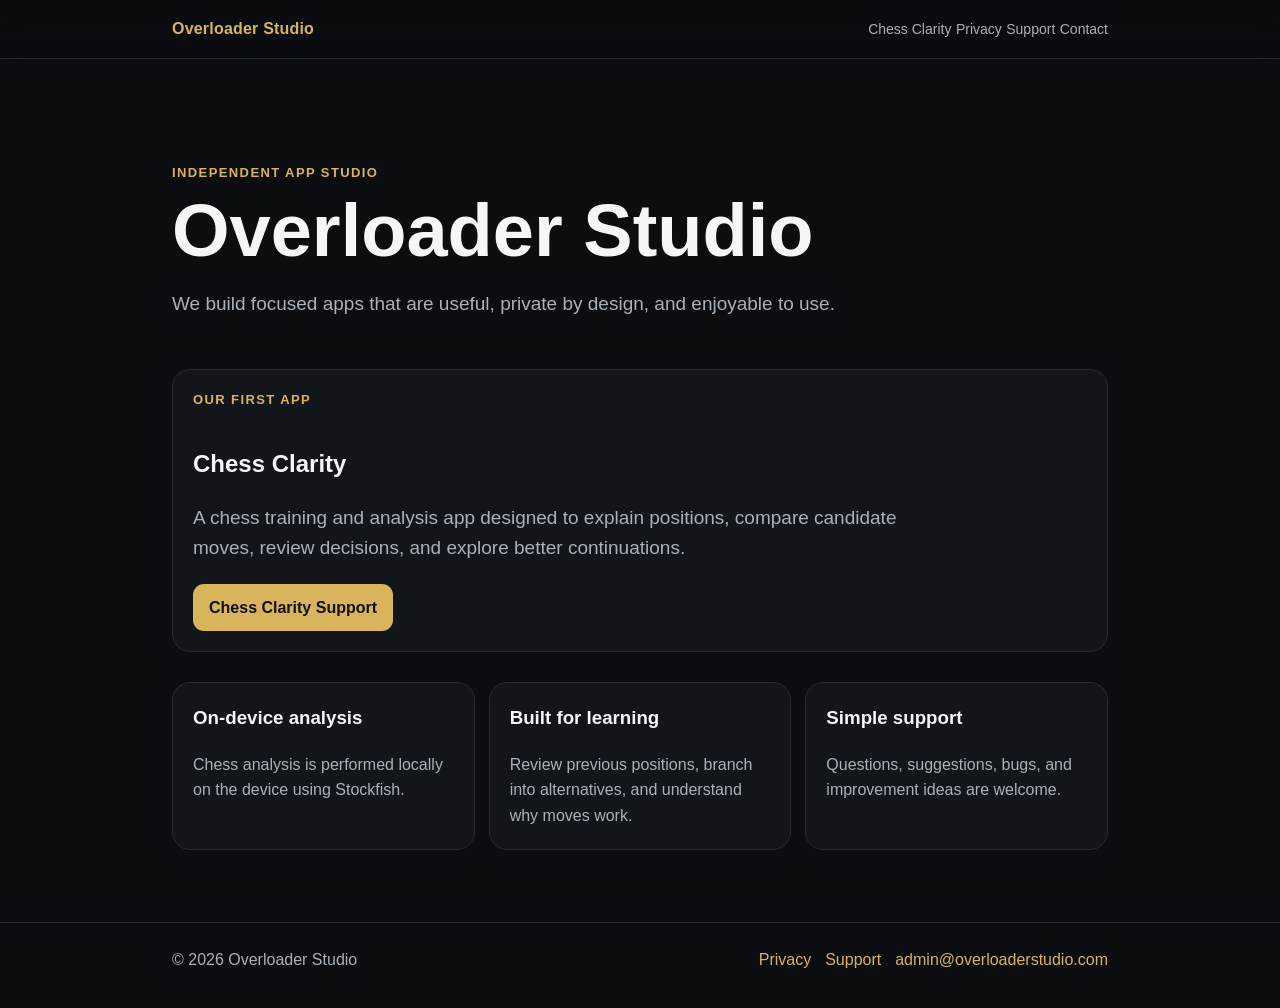
<file: index.html>
<!doctype html>
<html lang="en">
<head>
<meta charset="utf-8">
<meta name="viewport" content="width=device-width,initial-scale=1">
<title>Overloader Studio</title>
<meta name="description" content="Overloader Studio builds focused apps with thoughtful design.">
<link rel="stylesheet" href="/styles.css">
</head>
<body>
<header>
  <div class="nav">
    <div class="brand"><a href="/">Overloader Studio</a></div>
    <nav>
      <a href="/#chess-clarity">Chess Clarity</a>
      <a href="/privacy/">Privacy</a>
      <a href="/support/">Support</a>
      <a href="/contact/">Contact</a>
    </nav>
  </div>
</header>
<main>
  <section class="hero">
    <div class="eyebrow">Independent app studio</div>
    <h1>Overloader Studio</h1>
    <p class="lead">We build focused apps that are useful, private by design, and enjoyable to use.</p>
  </section>

  <section id="chess-clarity" class="card">
    <div class="eyebrow">Our first app</div>
    <h2>Chess Clarity</h2>
    <p class="lead">A chess training and analysis app designed to explain positions, compare candidate moves, review decisions, and explore better continuations.</p>
    <a class="button" href="/support/">Chess Clarity Support</a>
  </section>

  <div class="grid">
    <div class="card">
      <h3>On-device analysis</h3>
      <p>Chess analysis is performed locally on the device using Stockfish.</p>
    </div>
    <div class="card">
      <h3>Built for learning</h3>
      <p>Review previous positions, branch into alternatives, and understand why moves work.</p>
    </div>
    <div class="card">
      <h3>Simple support</h3>
      <p>Questions, suggestions, bugs, and improvement ideas are welcome.</p>
    </div>
  </div>
</main>
<footer>
  <div class="footer-inner">
    <span>© 2026 Overloader Studio</span>
    <a href="/privacy/">Privacy</a>
    <a href="/support/">Support</a>
    <a href="mailto:admin@overloaderstudio.com">admin@overloaderstudio.com</a>
  </div>
</footer>
</body>
</html>
</file>
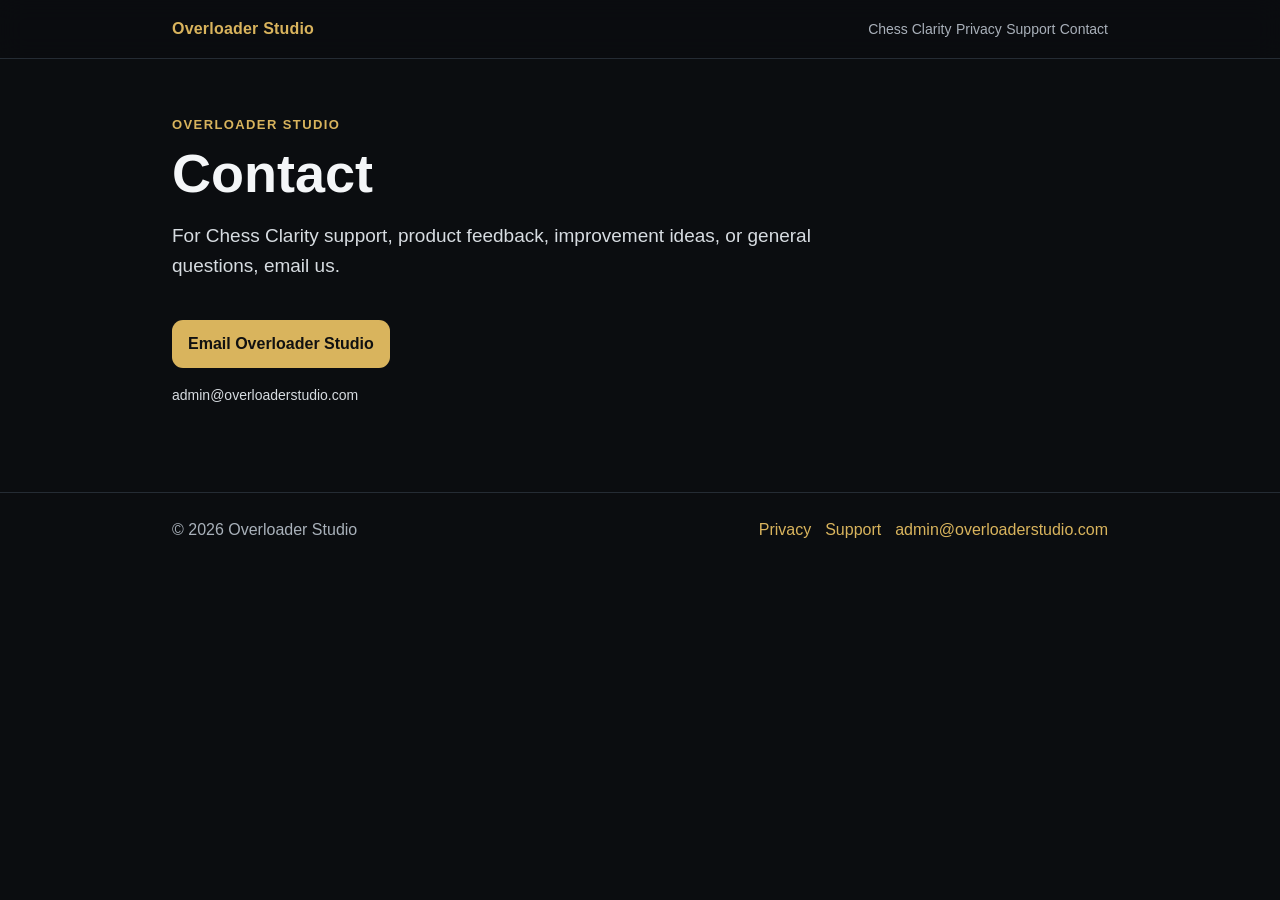
<file: contact/index.html>
<!doctype html>
<html lang="en">
<head>
<meta charset="utf-8">
<meta name="viewport" content="width=device-width,initial-scale=1">
<title>Contact — Overloader Studio</title>
<meta name="description" content="Contact Overloader Studio.">
<link rel="stylesheet" href="/styles.css">
</head>
<body>
<header>
  <div class="nav">
    <div class="brand"><a href="/">Overloader Studio</a></div>
    <nav>
      <a href="/#chess-clarity">Chess Clarity</a>
      <a href="/privacy/">Privacy</a>
      <a href="/support/">Support</a>
      <a href="/contact/">Contact</a>
    </nav>
  </div>
</header>
<main>
  <div class="prose">
    <div class="eyebrow">Overloader Studio</div>
    <h1 class="page-title">Contact</h1>
    <p class="lead">For Chess Clarity support, product feedback, improvement ideas, or general questions, email us.</p>
    <p><a class="button" href="mailto:admin@overloaderstudio.com?subject=Overloader%20Studio%20Contact">Email Overloader Studio</a></p>
    <p class="meta">admin@overloaderstudio.com</p>
  </div>
</main>
<footer>
  <div class="footer-inner">
    <span>© 2026 Overloader Studio</span>
    <a href="/privacy/">Privacy</a>
    <a href="/support/">Support</a>
    <a href="mailto:admin@overloaderstudio.com">admin@overloaderstudio.com</a>
  </div>
</footer>
</body>
</html>
</file>
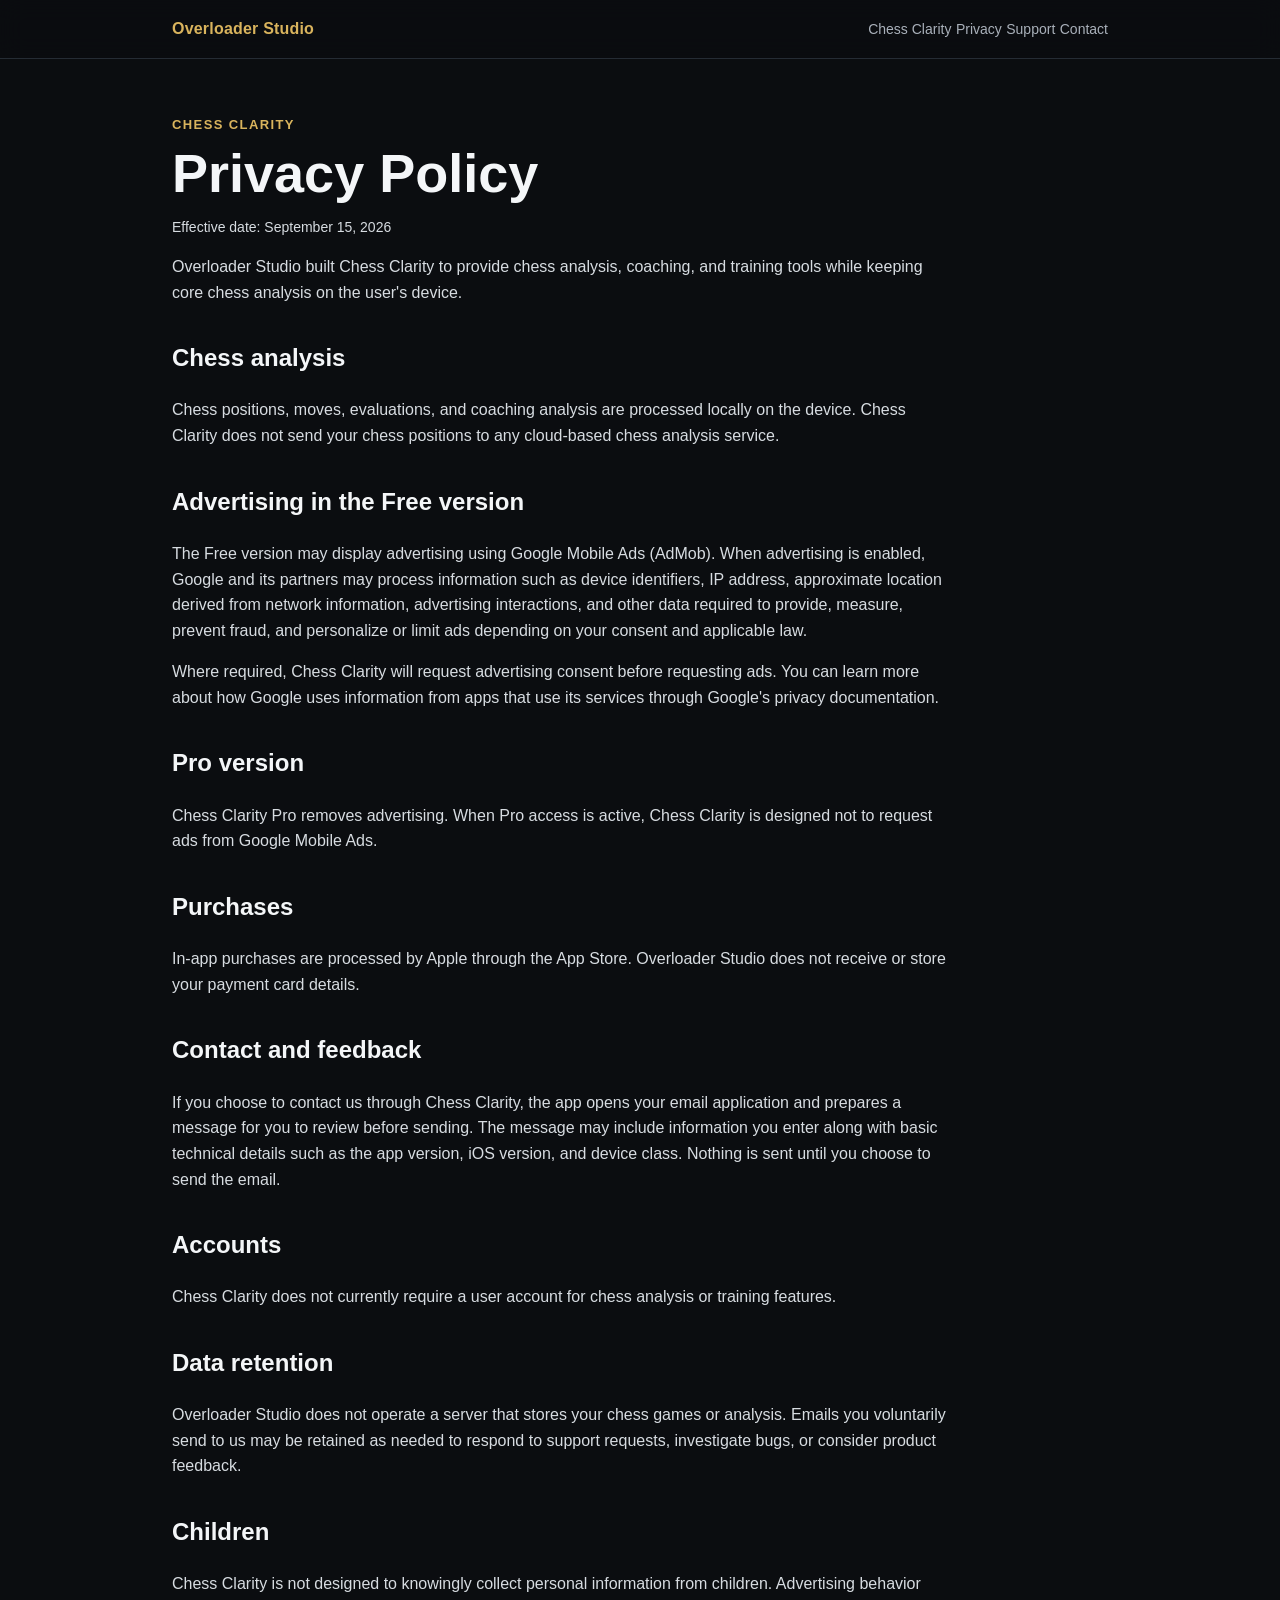
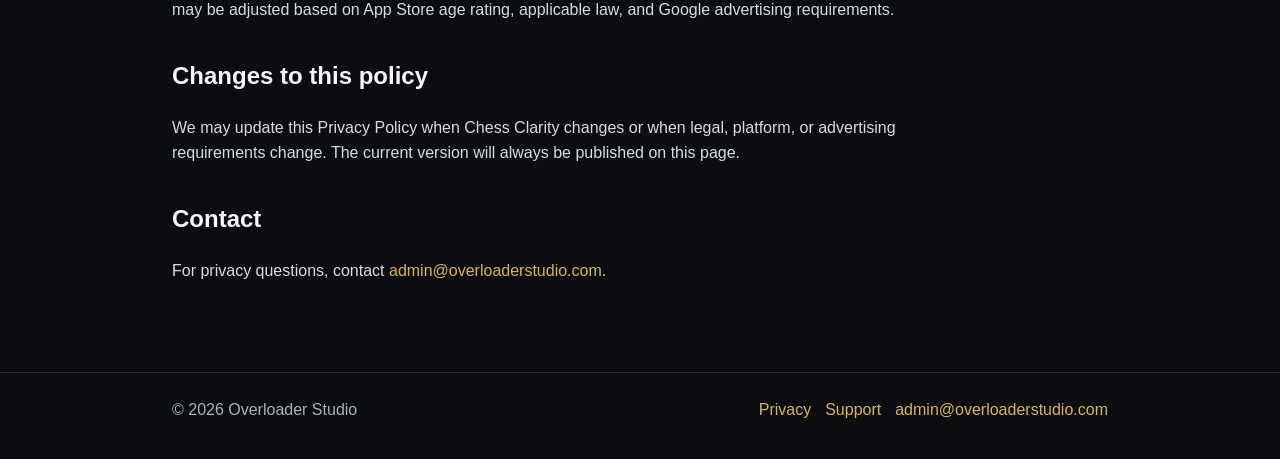
<file: privacy/index.html>
<!doctype html>
<html lang="en">
<head>
<meta charset="utf-8">
<meta name="viewport" content="width=device-width,initial-scale=1">
<title>Privacy Policy — Chess Clarity</title>
<meta name="description" content="Privacy Policy for Chess Clarity by Overloader Studio.">
<link rel="stylesheet" href="/styles.css">
</head>
<body>
<header>
  <div class="nav">
    <div class="brand"><a href="/">Overloader Studio</a></div>
    <nav>
      <a href="/#chess-clarity">Chess Clarity</a>
      <a href="/privacy/">Privacy</a>
      <a href="/support/">Support</a>
      <a href="/contact/">Contact</a>
    </nav>
  </div>
</header>
<main>
  <div class="prose">
    <div class="eyebrow">Chess Clarity</div>
    <h1 class="page-title">Privacy Policy</h1>
    <p class="meta">Effective date: September 15, 2026</p>

    <p>Overloader Studio built Chess Clarity to provide chess analysis, coaching, and training tools while keeping core chess analysis on the user's device.</p>

    <h2>Chess analysis</h2>
    <p>Chess positions, moves, evaluations, and coaching analysis are processed locally on the device. Chess Clarity does not send your chess positions to any cloud-based chess analysis service.</p>

    <h2>Advertising in the Free version</h2>
    <p>The Free version may display advertising using Google Mobile Ads (AdMob). When advertising is enabled, Google and its partners may process information such as device identifiers, IP address, approximate location derived from network information, advertising interactions, and other data required to provide, measure, prevent fraud, and personalize or limit ads depending on your consent and applicable law.</p>

    <p>Where required, Chess Clarity will request advertising consent before requesting ads. You can learn more about how Google uses information from apps that use its services through Google's privacy documentation.</p>

    <h2>Pro version</h2>
    <p>Chess Clarity Pro removes advertising. When Pro access is active, Chess Clarity is designed not to request ads from Google Mobile Ads.</p>

    <h2>Purchases</h2>
    <p>In-app purchases are processed by Apple through the App Store. Overloader Studio does not receive or store your payment card details.</p>

    <h2>Contact and feedback</h2>
    <p>If you choose to contact us through Chess Clarity, the app opens your email application and prepares a message for you to review before sending. The message may include information you enter along with basic technical details such as the app version, iOS version, and device class. Nothing is sent until you choose to send the email.</p>

    <h2>Accounts</h2>
    <p>Chess Clarity does not currently require a user account for chess analysis or training features.</p>

    <h2>Data retention</h2>
    <p>Overloader Studio does not operate a server that stores your chess games or analysis. Emails you voluntarily send to us may be retained as needed to respond to support requests, investigate bugs, or consider product feedback.</p>

    <h2>Children</h2>
    <p>Chess Clarity is not designed to knowingly collect personal information from children. Advertising behavior may be adjusted based on App Store age rating, applicable law, and Google advertising requirements.</p>

    <h2>Changes to this policy</h2>
    <p>We may update this Privacy Policy when Chess Clarity changes or when legal, platform, or advertising requirements change. The current version will always be published on this page.</p>

    <h2>Contact</h2>
    <p>For privacy questions, contact <a href="mailto:admin@overloaderstudio.com">admin@overloaderstudio.com</a>.</p>

    
  </div>
</main>
<footer>
  <div class="footer-inner">
    <span>© 2026 Overloader Studio</span>
    <a href="/privacy/">Privacy</a>
    <a href="/support/">Support</a>
    <a href="mailto:admin@overloaderstudio.com">admin@overloaderstudio.com</a>
  </div>
</footer>
</body>
</html>
</file>
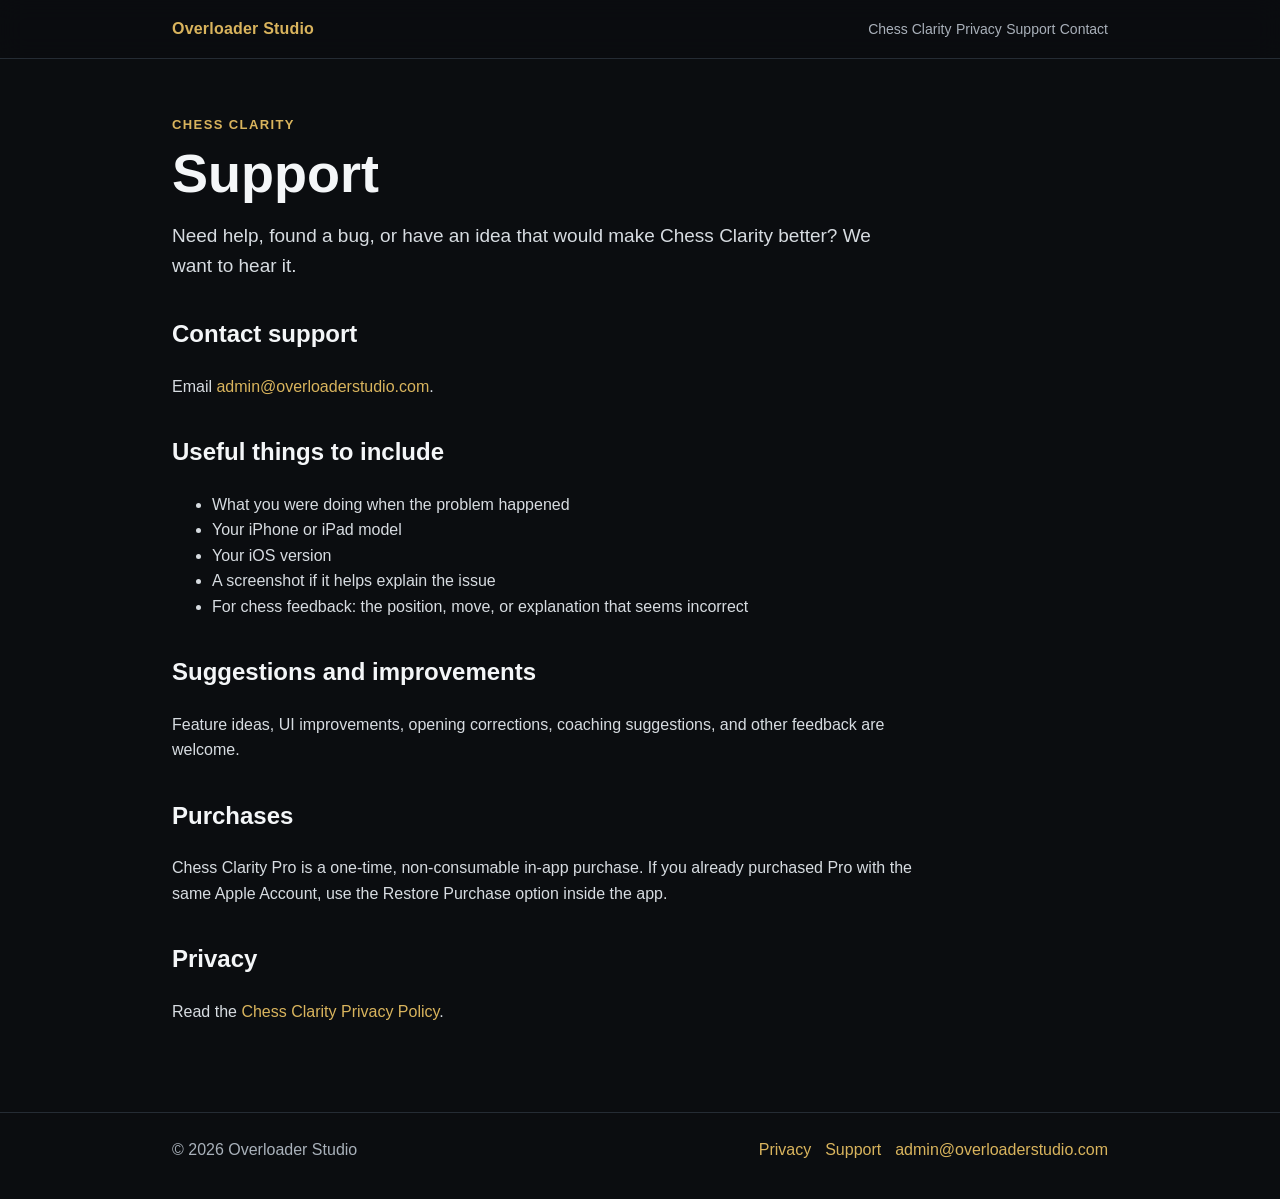
<file: support/index.html>
<!doctype html>
<html lang="en">
<head>
<meta charset="utf-8">
<meta name="viewport" content="width=device-width,initial-scale=1">
<title>Support — Chess Clarity</title>
<meta name="description" content="Support for Chess Clarity by Overloader Studio.">
<link rel="stylesheet" href="/styles.css">
</head>
<body>
<header>
  <div class="nav">
    <div class="brand"><a href="/">Overloader Studio</a></div>
    <nav>
      <a href="/#chess-clarity">Chess Clarity</a>
      <a href="/privacy/">Privacy</a>
      <a href="/support/">Support</a>
      <a href="/contact/">Contact</a>
    </nav>
  </div>
</header>
<main>
  <div class="prose">
    <div class="eyebrow">Chess Clarity</div>
    <h1 class="page-title">Support</h1>
    <p class="lead">Need help, found a bug, or have an idea that would make Chess Clarity better? We want to hear it.</p>

    <h2>Contact support</h2>
    <p>Email <a href="mailto:admin@overloaderstudio.com?subject=Chess%20Clarity%20Support">admin@overloaderstudio.com</a>.</p>

    <h2>Useful things to include</h2>
    <ul>
      <li>What you were doing when the problem happened</li>
      <li>Your iPhone or iPad model</li>
      <li>Your iOS version</li>
      <li>A screenshot if it helps explain the issue</li>
      <li>For chess feedback: the position, move, or explanation that seems incorrect</li>
    </ul>

    <h2>Suggestions and improvements</h2>
    <p>Feature ideas, UI improvements, opening corrections, coaching suggestions, and other feedback are welcome.</p>

    <h2>Purchases</h2>
    <p>Chess Clarity Pro is a one-time, non-consumable in-app purchase. If you already purchased Pro with the same Apple Account, use the Restore Purchase option inside the app.</p>

    <h2>Privacy</h2>
    <p>Read the <a href="/privacy/">Chess Clarity Privacy Policy</a>.</p>
  </div>
</main>
<footer>
  <div class="footer-inner">
    <span>© 2026 Overloader Studio</span>
    <a href="/privacy/">Privacy</a>
    <a href="/support/">Support</a>
    <a href="mailto:admin@overloaderstudio.com">admin@overloaderstudio.com</a>
  </div>
</footer>
</body>
</html>
</file>
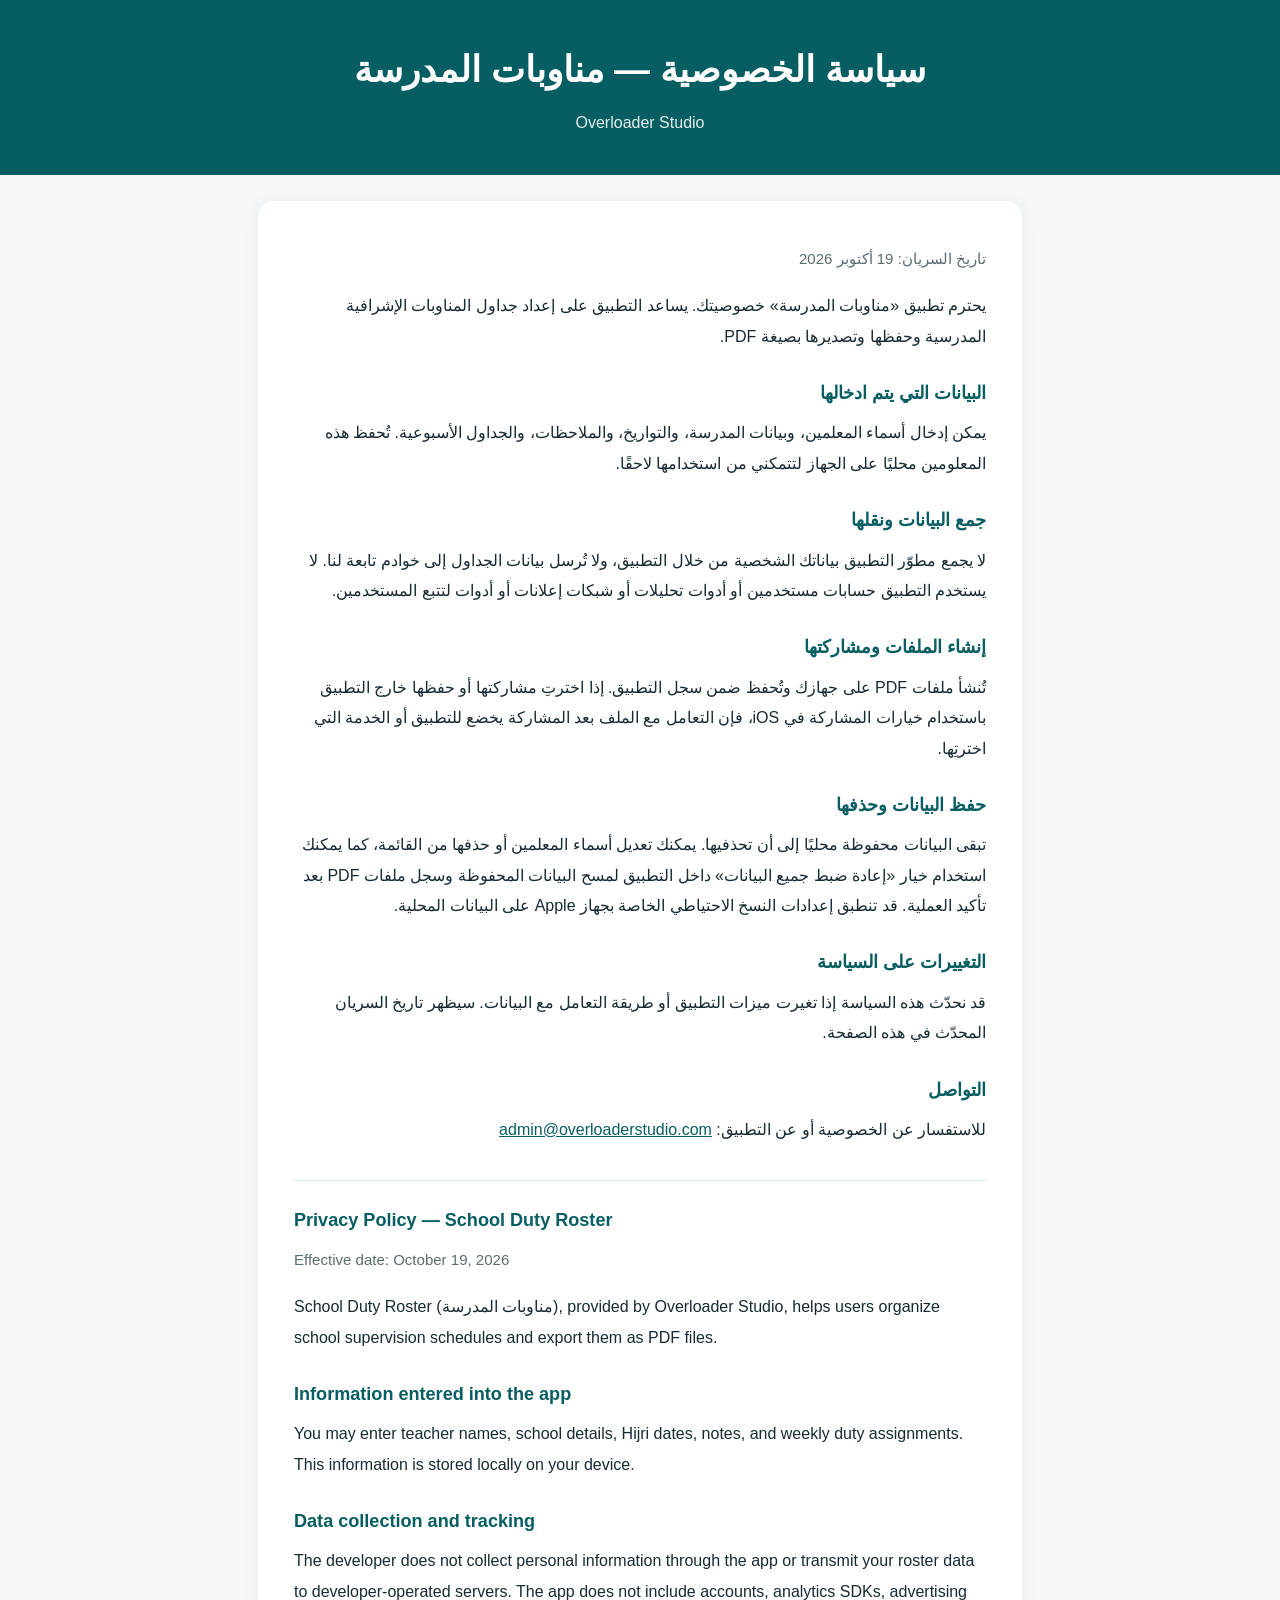
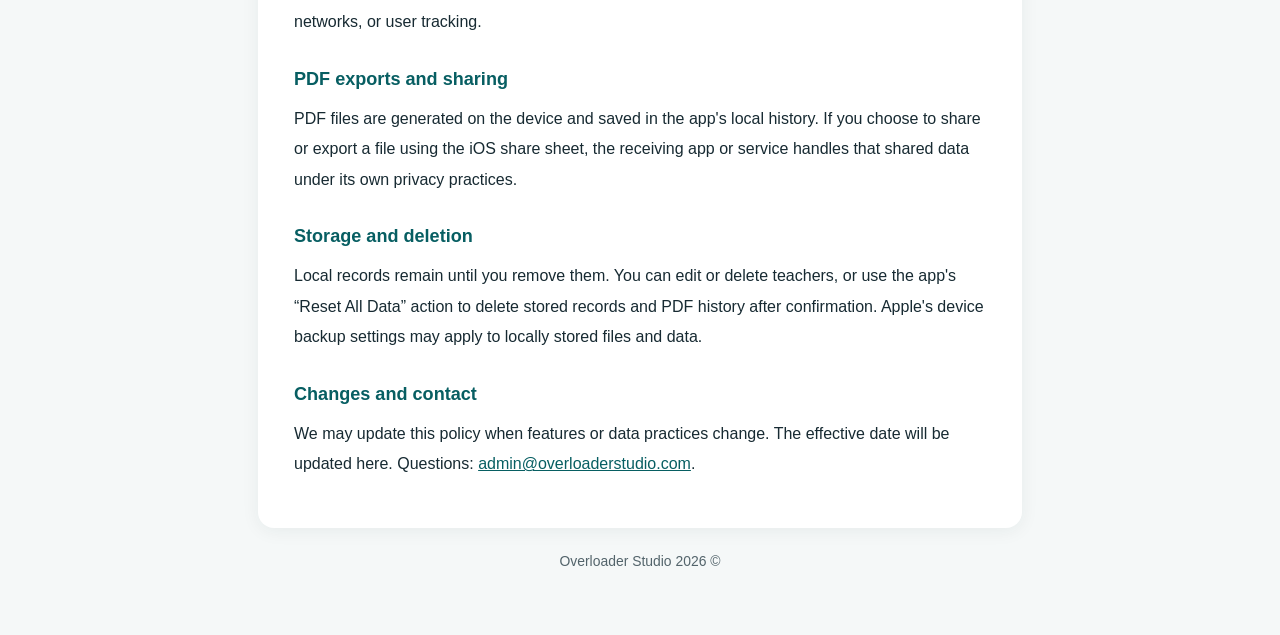
<file: dutyroster-privacy.html>
<!doctype html>
<html lang="ar" dir="rtl">
<head>
  <meta charset="utf-8">
  <meta name="viewport" content="width=device-width, initial-scale=1">
  <meta name="color-scheme" content="light">
  <meta name="description" content="سياسة الخصوصية لتطبيق مناوبات المدرسة - Overloader Studio">
  <title>سياسة الخصوصية | مناوبات المدرسة</title>
  <style>
    :root { font-family: -apple-system, BlinkMacSystemFont, "Segoe UI", Tahoma, sans-serif; color: #172a32; background: #f5f8f8; }
    * { box-sizing: border-box; }
    body { margin: 0; line-height: 1.9; }
    header { background: #075e62; color: white; padding: 36px 20px; text-align: center; }
    header h1 { font-size: clamp(1.7rem, 4vw, 2.25rem); margin: 0 0 4px; }
    header p { margin: 0; opacity: .9; }
    main { max-width: 800px; margin: 26px auto; padding: 0 18px 35px; }
    article { background: white; border-radius: 16px; padding: clamp(20px, 4vw, 36px); box-shadow: 0 3px 18px #112d3010; }
    h2 { font-size: 1.13rem; color: #075e62; margin: 24px 0 4px; }
    h2:first-child { margin-top: 0; }
    p { margin: 8px 0 12px; }
    a { color: #075e62; overflow-wrap: anywhere; }
    .meta { font-size: .94rem; color: #5a6c70; margin-bottom: 18px; }
    .english { direction: ltr; text-align: left; border-top: 1px solid #dbe6e6; margin-top: 35px; padding-top: 22px; }
    footer { text-align: center; font-size: .87rem; color: #53646b; margin-top: 20px; }
  </style>
</head>
<body>
  <header>
    <h1>سياسة الخصوصية — مناوبات المدرسة</h1>
    <p>Overloader Studio</p>
  </header>
  <main>
    <article>
      <p class="meta">تاريخ السريان: 19 أكتوبر 2026</p>
      <p>يحترم تطبيق «مناوبات المدرسة» خصوصيتك. يساعد التطبيق على إعداد جداول المناوبات الإشرافية المدرسية وحفظها وتصديرها بصيغة PDF.</p>

      <h2>البيانات التي يتم ادخالها</h2>
      <p>يمكن إدخال أسماء المعلمين، وبيانات المدرسة، والتواريخ، والملاحظات، والجداول الأسبوعية. تُحفظ هذه المعلومين محليًا على الجهاز لتتمكني من استخدامها لاحقًا.</p>

      <h2>جمع البيانات ونقلها</h2>
      <p>لا يجمع مطوّر التطبيق بياناتك الشخصية من خلال التطبيق، ولا تُرسل بيانات الجداول إلى خوادم تابعة لنا. لا يستخدم التطبيق حسابات مستخدمين أو أدوات تحليلات أو شبكات إعلانات أو أدوات لتتبع المستخدمين.</p>

      <h2>إنشاء الملفات ومشاركتها</h2>
      <p>تُنشأ ملفات PDF على جهازك وتُحفظ ضمن سجل التطبيق. إذا اخترتِ مشاركتها أو حفظها خارج التطبيق باستخدام خيارات المشاركة في iOS، فإن التعامل مع الملف بعد المشاركة يخضع للتطبيق أو الخدمة التي اخترتِها.</p>

      <h2>حفظ البيانات وحذفها</h2>
      <p>تبقى البيانات محفوظة محليًا إلى أن تحذفيها. يمكنك تعديل أسماء المعلمين أو حذفها من القائمة، كما يمكنك استخدام خيار «إعادة ضبط جميع البيانات» داخل التطبيق لمسح البيانات المحفوظة وسجل ملفات PDF بعد تأكيد العملية. قد تنطبق إعدادات النسخ الاحتياطي الخاصة بجهاز Apple على البيانات المحلية.</p>

      <h2>التغييرات على السياسة</h2>
      <p>قد نحدّث هذه السياسة إذا تغيرت ميزات التطبيق أو طريقة التعامل مع البيانات. سيظهر تاريخ السريان المحدّث في هذه الصفحة.</p>

      <h2>التواصل</h2>
      <p>للاستفسار عن الخصوصية أو عن التطبيق: <a href="mailto:admin@overloaderstudio.com">admin@overloaderstudio.com</a></p>

      <section class="english" lang="en">
        <h2>Privacy Policy — School Duty Roster</h2>
        <p class="meta">Effective date: October 19, 2026</p>
        <p>School Duty Roster (مناوبات المدرسة), provided by Overloader Studio, helps users organize school supervision schedules and export them as PDF files.</p>
        <h2>Information entered into the app</h2>
        <p>You may enter teacher names, school details, Hijri dates, notes, and weekly duty assignments. This information is stored locally on your device.</p>
        <h2>Data collection and tracking</h2>
        <p>The developer does not collect personal information through the app or transmit your roster data to developer-operated servers. The app does not include accounts, analytics SDKs, advertising networks, or user tracking.</p>
        <h2>PDF exports and sharing</h2>
        <p>PDF files are generated on the device and saved in the app's local history. If you choose to share or export a file using the iOS share sheet, the receiving app or service handles that shared data under its own privacy practices.</p>
        <h2>Storage and deletion</h2>
        <p>Local records remain until you remove them. You can edit or delete teachers, or use the app's “Reset All Data” action to delete stored records and PDF history after confirmation. Apple's device backup settings may apply to locally stored files and data.</p>
        <h2>Changes and contact</h2>
        <p>We may update this policy when features or data practices change. The effective date will be updated here. Questions: <a href="mailto:admin@overloaderstudio.com">admin@overloaderstudio.com</a>.</p>
      </section>
    </article>
    <footer>© 2026 Overloader Studio</footer>
  </main>
</body>
</html>
</file>
<file: styles.css>
:root {
  --bg: #0b0d10;
  --panel: #12161b;
  --panel-2: #171c22;
  --text: #f4f6f8;
  --muted: #a9b1ba;
  --accent: #d9b45d;
  --border: #252c34;
  --max: 980px;
}
* { box-sizing: border-box; }
html { scroll-behavior: smooth; }
body {
  margin: 0;
  font-family: -apple-system, BlinkMacSystemFont, "Segoe UI", Roboto, Helvetica, Arial, sans-serif;
  background: var(--bg);
  color: var(--text);
  line-height: 1.6;
}
a { color: var(--accent); text-decoration: none; }
a:hover { text-decoration: underline; }
header {
  border-bottom: 1px solid var(--border);
  background: rgba(11,13,16,.92);
  position: sticky;
  top: 0;
  z-index: 20;
  backdrop-filter: blur(12px);
}
.nav {
  max-width: var(--max);
  margin: 0 auto;
  padding: 16px 22px;
  display: flex;
  gap: 18px;
  align-items: center;
}
.brand {
  font-weight: 800;
  letter-spacing: .2px;
  margin-right: auto;
}
nav a { color: var(--muted); font-size: 14px; }
main {
  max-width: var(--max);
  margin: 0 auto;
  padding: 56px 22px 72px;
}
.hero {
  padding: 48px 0 30px;
}
.eyebrow {
  color: var(--accent);
  font-size: 13px;
  font-weight: 800;
  text-transform: uppercase;
  letter-spacing: 1.4px;
}
h1 {
  font-size: clamp(40px, 7vw, 74px);
  line-height: 1.04;
  margin: 10px 0 16px;
}
h2 { margin-top: 34px; }
h3 { margin-top: 24px; }
.lead {
  max-width: 720px;
  color: var(--muted);
  font-size: 19px;
}
.grid {
  display: grid;
  grid-template-columns: repeat(3, minmax(0,1fr));
  gap: 14px;
  margin-top: 30px;
}
.card {
  background: var(--panel);
  border: 1px solid var(--border);
  border-radius: 18px;
  padding: 20px;
}
.card h3 { margin-top: 0; }
.card p { color: var(--muted); margin-bottom: 0; }
.button {
  display: inline-block;
  margin-top: 20px;
  padding: 11px 16px;
  border-radius: 11px;
  background: var(--accent);
  color: #111;
  font-weight: 800;
}
.button:hover { text-decoration: none; opacity: .92; }
.page-title {
  font-size: clamp(34px, 5vw, 54px);
  margin-bottom: 8px;
}
.meta { color: var(--muted); font-size: 14px; }
.prose {
  max-width: 780px;
}
.prose p, .prose li { color: #d7dce1; }
.notice {
  padding: 14px 16px;
  border: 1px solid var(--border);
  border-left: 4px solid var(--accent);
  background: var(--panel);
  border-radius: 10px;
  color: var(--muted);
}
footer {
  border-top: 1px solid var(--border);
  color: var(--muted);
}
.footer-inner {
  max-width: var(--max);
  margin: 0 auto;
  padding: 24px 22px 36px;
  display: flex;
  flex-wrap: wrap;
  gap: 14px;
}
.footer-inner span { margin-right: auto; }
@media (max-width: 760px) {
  .grid { grid-template-columns: 1fr; }
  .nav { flex-wrap: wrap; }
  nav { width: 100%; display:flex; gap:14px; overflow:auto; }
  main { padding-top: 32px; }
}
</file>
